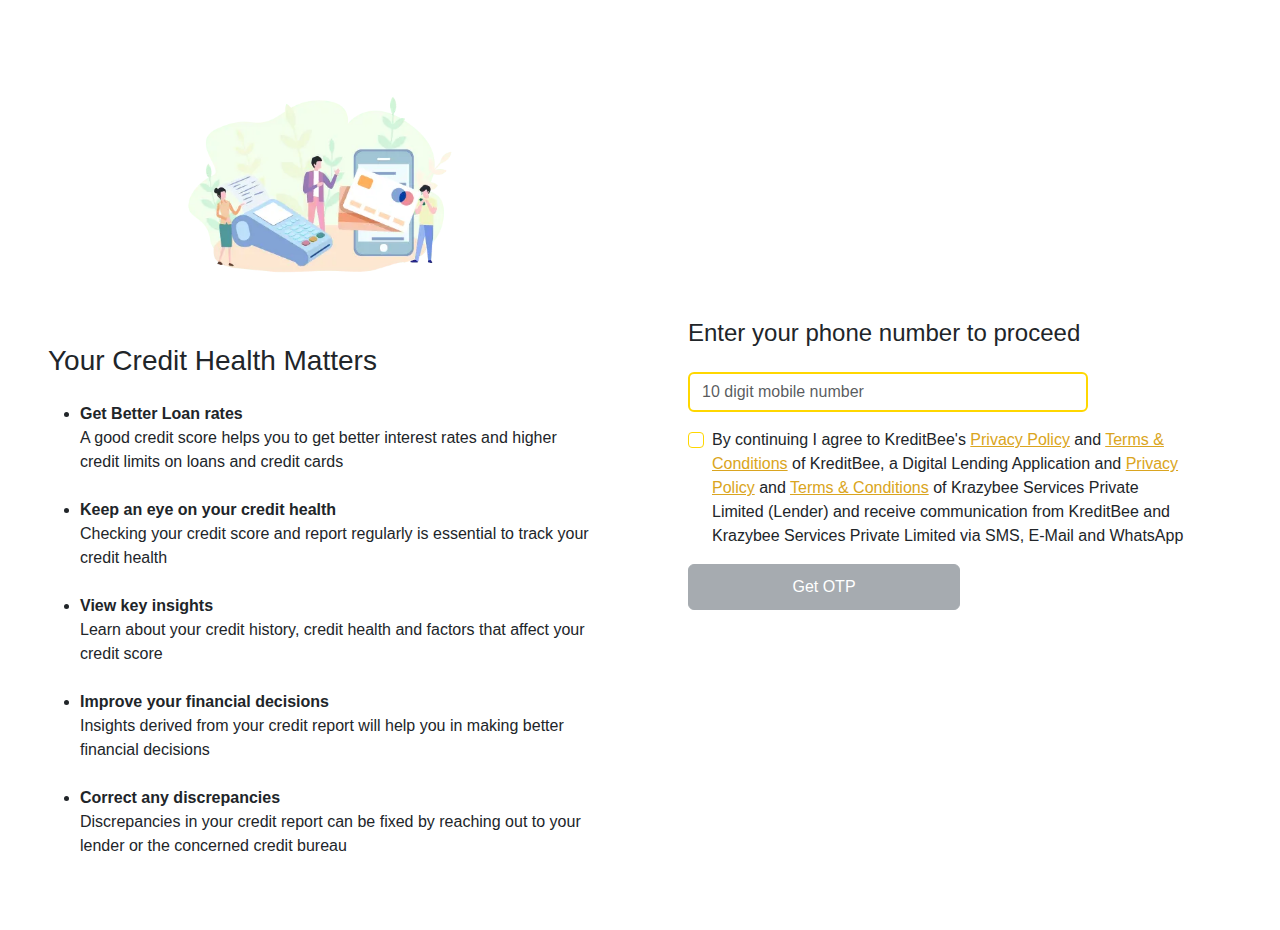
<file: login.html>
<!DOCTYPE html>
<html lang="en">
<head>
    <meta charset="UTF-8">
    <meta name="viewport" content="width=device-width, initial-scale=1.0">
    <title>Document</title>
      <link rel="stylesheet" href="css/bootstrap.min.css" />
    <script src="js/bootstrap.bundle.min.js"></script>
    <link rel="stylesheet" href="styles.css">
</head>
<body>
    <div class="container-fluid py-5 shadow">
  <div class="row">

    <div class="col-md-6 px-5">
      <div class="text-center mb-4">
        <img class="w-50" src="assests/CSR_HeroPointers_Illustration.webp" alt="">
      </div>
      <h3 class=" mb-4">Your Credit Health Matters</h3>
      <ul >
        <li class="mb-4">
           <strong>Get Better Loan rates</strong><br>
          <span>A good credit score helps you to get better interest rates and higher credit limits on loans and credit cards</span>
        </li>
        <li class="mb-4">
           <strong>Keep an eye on your credit health</strong><br>
          <span>Checking your credit score and report regularly is essential to track your credit health</span>
        </li>
        <li class="mb-4">
           <strong>View key insights</strong><br>
          <span>Learn about your credit history, credit health and factors that affect your credit score</span>
        </li>
        <li class="mb-4">
           <strong>Improve your financial decisions</strong><br>
          <span>Insights derived from your credit report will help you in making better financial decisions</span>
        </li>
        <li class="mb-4">
           <strong>Correct any discrepancies</strong><br>
          <span>Discrepancies in your credit report can be fixed by reaching out to your lender or the concerned credit bureau</span>
        </li>
      </ul>
    </div>

    <div class="col-md-6 px-5 d-flex align-items-center">
      <div class="w-100">
        <h4 class="mb-4">Enter your phone number to proceed</h4>
        <input type="tel" class="form-control mb-3" placeholder="10 digit mobile number" style="max-width: 400px; border: 2px solid gold;">

        <div class="form-check mb-3" style="max-width: 500px;">
          <input class="form-check-input" type="checkbox" id="" style="border-color: gold;">
          <label>
            By continuing I agree to KreditBee's <a href="#" style="color: goldenrod;">Privacy Policy</a> and 
            <a href="#" style="color: goldenrod;">Terms & Conditions</a> of KreditBee, a Digital Lending Application and 
            <a href="#" style="color: goldenrod;">Privacy Policy</a> and 
            <a href="#" style="color: goldenrod;">Terms & Conditions</a> of Krazybee Services Private Limited (Lender) and 
            receive communication from KreditBee and Krazybee Services Private Limited via SMS, E-Mail and WhatsApp
          </label>
        </div>

        <button class="btn btn-secondary w-50 " disabled style="opacity: 0.6; padding: 10px 30px; border-radius: 6px;">
          Get OTP
        </button>
      </div>
    </div>

  </div>
</div>
</body>
</html>
</file>
<file: styles.css>
header nav {
    color: black;
    font-weight: 500;
    line-height: 24px;
    font-size: 17px;
    font-style: normal;
    margin-left: 55px;
    font-family: Montserrat, sans-serif;
}


*{
    margin: 0;
    padding: 0;
    box-sizing: border-box;
    font-family: Montserrat, sans-serif;
}

.about{
    background-image: url(assests/about\ us.webp);
    width: 100%;
    height: 150px;
    display: flex;
    align-items: center;
    justify-content: center;
}

.refer{
    background-image: url(assests/refer.webp);
    width: 100%;
    background-repeat: no-repeat;
    background-size: cover;
    background-position: center;
    height: 65vh;
}
.hdr-principal { background-color: #FFEB99; }
    .hdr-interest { background-color: #D9E8FF; }
    .hdr-balance { background-color: #FFCCCC; }
    .collapse-row {
      background-color: #fff;
    }
      button.disclosure {
      border: none;
      background: none;
      font-size: 1rem;
    }
    
    /* .arrow{
         font-family: Montserrat, sans-serif;
  font-size: 20px;
  font-weight: 600;
  width: 300px;
  height: 100px;
  line-height: 28px;
  color: rgb(0, 0, 0);
  background-color: rgba(0, 0, 0, 0);
  text-decoration: none solid rgb(0, 0, 0);
  text-align: none solid rgb(0, 0, 0);
    } */
       body {
            
            font-family: Arial, sans-serif;
        }
        body p{
            color: rgb(0, 0, 0);
        }

    .footer-section {
            padding: 40px 0;
        }
        .text-yellow {
            color: #ffe01f !important;
        }
        .border-bottom-yellow {
            border-bottom: 3px solid #ffe01f;
            display: inline-block;
            padding-bottom: 5px;
        }
        .list-unstyled a {
            color: #ffffff;
            text-decoration: none;
        }
        .list-unstyled a:hover {
            color: #ffe01f;
        }
        .social-icon-circle {
            background-color: #333;
            width: 40px;
            height: 40px;
            display: inline-flex;
            justify-content: center;
            align-items: center;
            border-radius: 50%;
            color: #ffffff;
            font-size: 1.2rem;
            text-decoration: none;
        }
        .social-icon-circle:hover {
            background-color: #555;
            color: #ffe01f;
        }
        .app-store-btn img {
            width: 150px;
            margin-bottom: 10px;
        }

        .roles{
            margin: 5px 20px 30px;
            width: 250px;
            text-align: center;
            padding: 16px;
            border: none;
            min-height: 198px;
            border-radius: 4px;
            box-shadow: rgba(0, 0, 0, 0.15) 0px -1.7px 7.4px 0px, rgba(0, 0, 0, 0.25) 0px 2.3px 2.3px 0px;
            background-color: rgb(255, 255, 255);
        }
        .roles button{
            width: 100px;
            height: 35px;
            margin-top: 35px;
            background-color: rgb(253, 213, 53);
            border: none;
            border-radius: 5px;
        }
            .roless{
            width: 150px;
            height: 45px;
            margin-top: 35px;
            font-size: 15px;
            background-color: rgb(253, 213, 53);
            border: none;
            border-radius: 5px;
        }
        .apply{
             width: 150px;
            height: 40px;
            font-size: 15px;
            background-color: rgb(253, 213, 53);
            border: none;
            border-radius: 5px;
        }

        .banner1 , .banner2 ,.banner3, .banner4, .banner5{
    width: 100%;
    height: 500px;
    background-size: cover;
    background-position: top;
    display: flex;
    align-items: center;
    justify-content: center;
    color: white;
    font-weight: 900;
}
.banner1{
background-image:  url(assests/img_T3.webp) ;
}
.banner2{
    background-image: url(assests/img_T2.webp);
}
.banner3{
    background-image: url(assests/img_T4.webp);
}
.banner4{
    background-image: url(assests/img_T1.webp);
}
.banner5{
    background-image: url(assests/img_T5.webp);

}

 footer {
    color: #fff !important;
  }
  footer p, footer h3, footer h6 {
    color: #fff !important;
    margin: 6px 0;
  }
  footer p:hover, footer i:hover {
    color: #FFD700 !important;
    cursor: pointer;
  }
  

      .collapse-toggle {
      display: flex;
      justify-content: space-between;
      align-items: center;
      width: 100%;
    }
    .collapse-toggle::after {
      content: "▼"; 
      font-size: 0.8rem;
      transition: transform 0.3s;
    }
    .collapse-toggle[aria-expanded="true"]::after {
      transform: rotate(-180deg);
    }

        

        

@media (min-width: 576px) {
    .About{
        display: flex;
        justify-content: center;
        align-items: center;
        flex-direction: column;
    }
}
</file>
